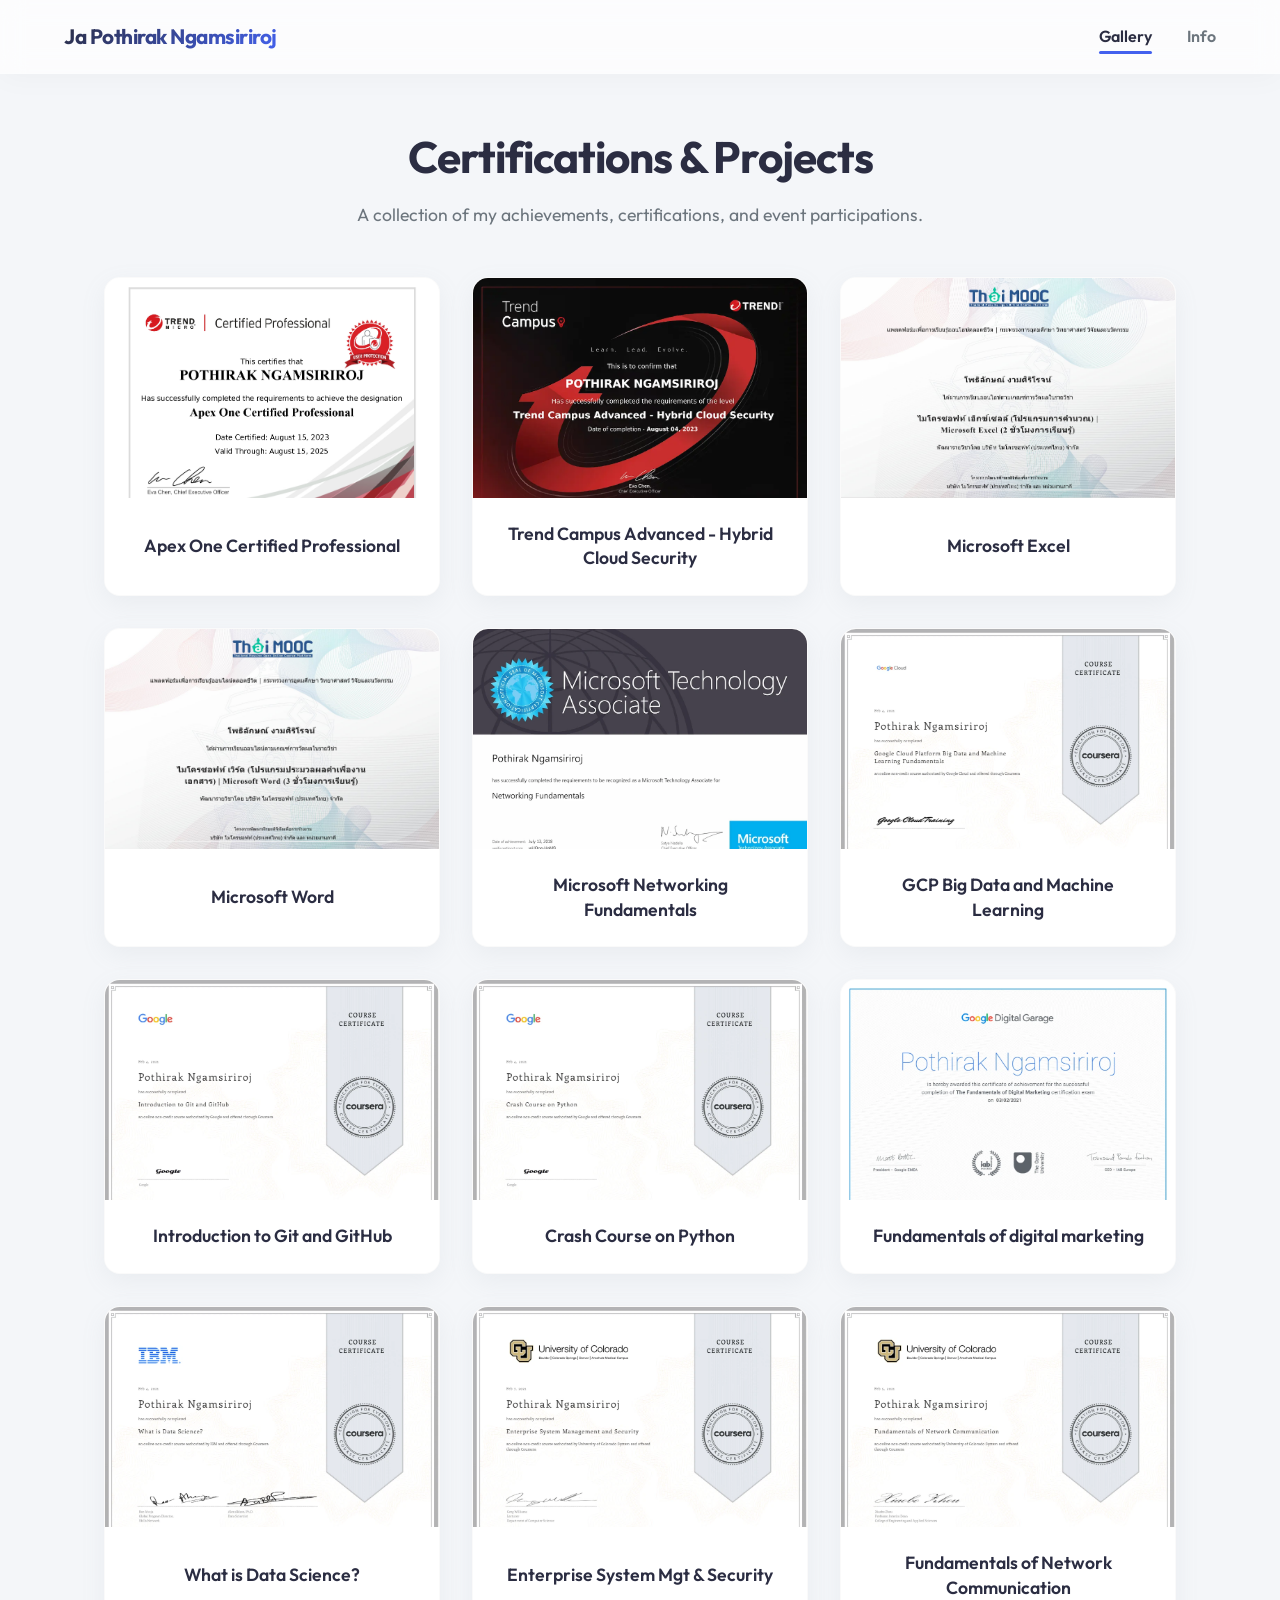
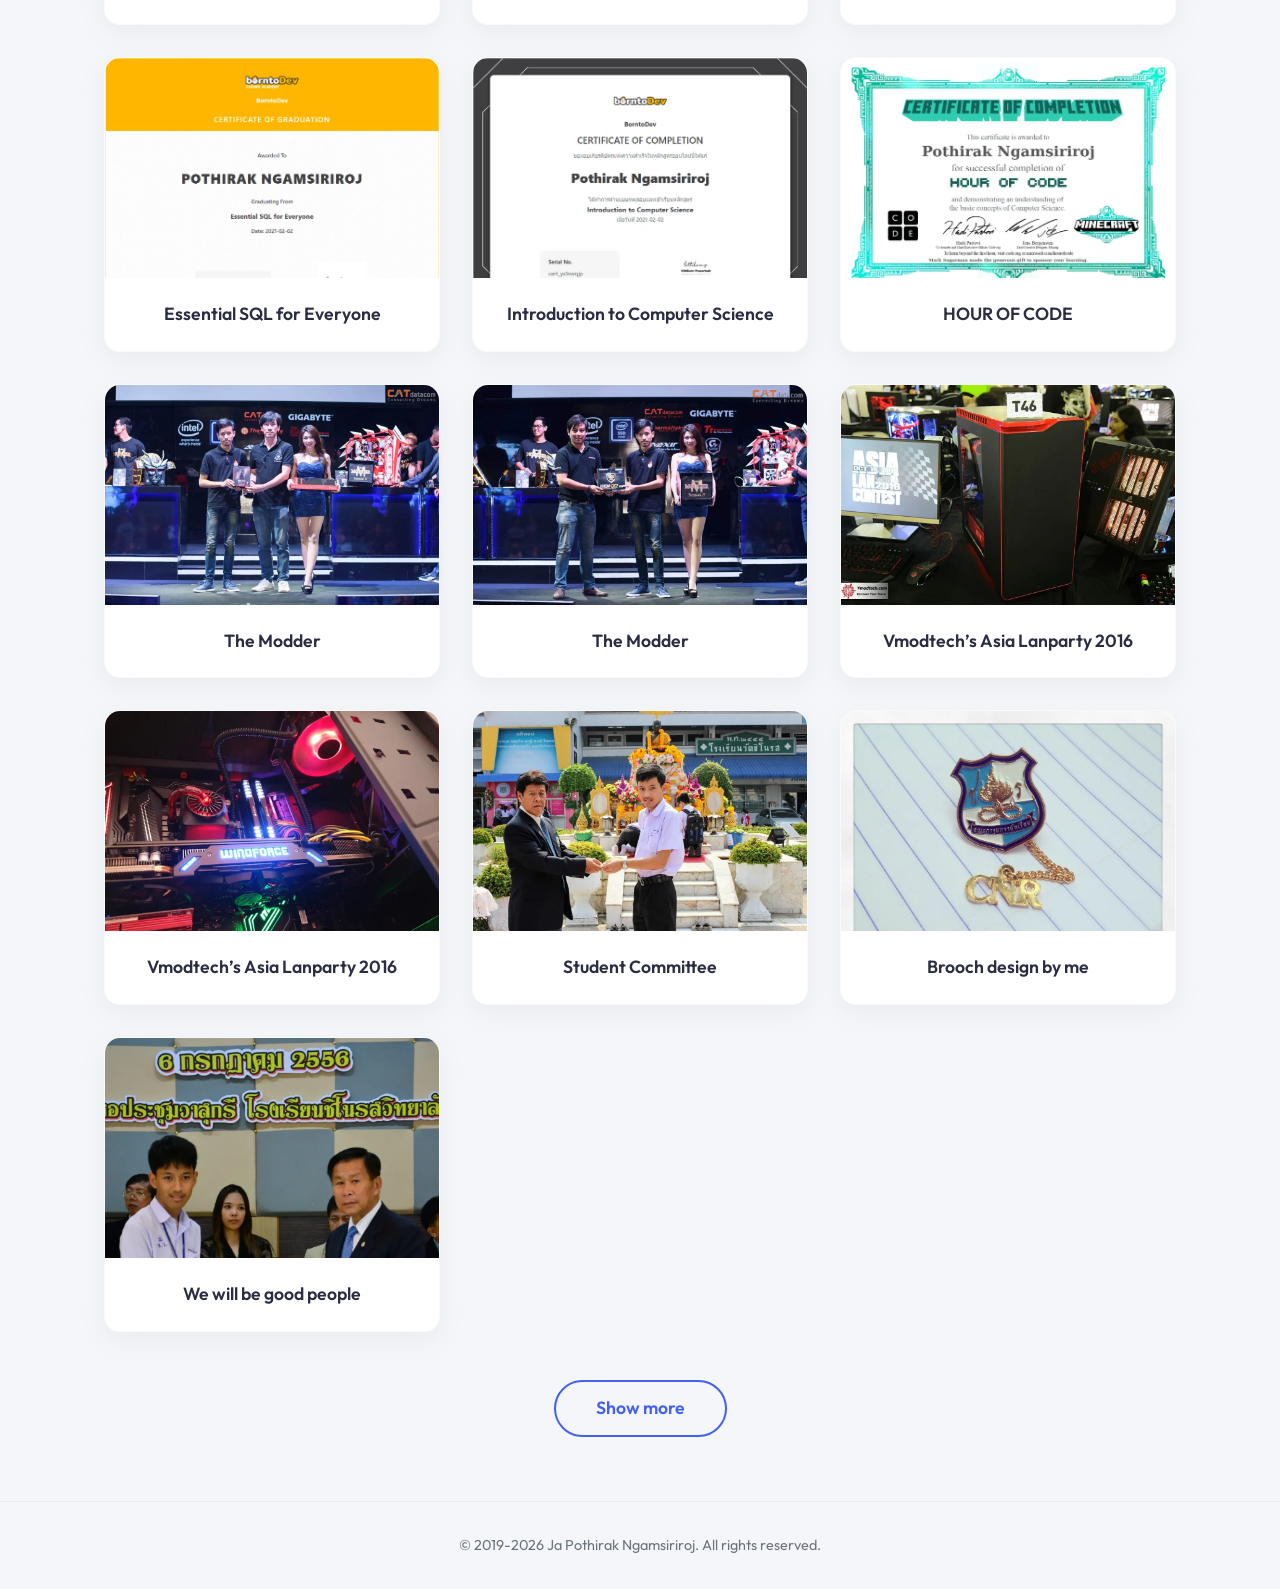
<file: index.html>
<!DOCTYPE html>
<html lang="en">
<head>
    <meta charset="UTF-8">
    <meta name="viewport" content="width=device-width, initial-scale=1.0">
    <title>Pothirak / Folio</title>
    
    <!-- Open Graph Meta Tags -->
    <meta property="og:locale" content="en_US" />
    <meta property="og:type" content="website" />
    <meta property="og:title" content="Pothirak / Folio" />
    <meta property="og:description" content="Hello :)" />
    <meta property="og:url" content="https://pothirak.github.io/" />
    <meta property="og:site_name" content="Pothirak / Folio" />
    <meta property="og:image" content="https://pothirak.github.io/content/1-info/v2_og.jpg" />
    <meta property="og:image:width" content="1200" />
    <meta property="og:image:height" content="630" />
    
    <link rel="shortcut icon" href="favicons/logo.png">
    <meta name="theme-color" content="#ffffff">
    
    <!-- Google Fonts -->
    <link rel="preconnect" href="https://fonts.googleapis.com">
    <link rel="preconnect" href="https://fonts.gstatic.com" crossorigin>
    <link href="https://fonts.googleapis.com/css2?family=Outfit:wght@300;400;500;600;700&display=swap" rel="stylesheet">
    
    <!-- Stylesheets -->
    <link rel="stylesheet" href="assets/main.css">
</head>
<body>
    <header class="header">
        <div class="logo">Ja Pothirak Ngamsiriroj</div>
        <nav class="nav">
            <a href="#gallery" class="active" id="nav-gallery">Gallery</a>
            <a href="#info" id="nav-info">Info</a>
        </nav>
    </header>

    <main class="container">
        <!-- Gallery Section -->
        <section id="gallery" class="section active-section">
            <div class="section-header">
                <h1 class="section-title">Certifications & Projects</h1>
                <p class="section-subtitle">A collection of my achievements, certifications, and event participations.</p>
            </div>
            
            <div class="grid">
                <!-- Certificates & Projects -->
                <a href="content/2-projects/images/Certified Professional Certificate - Apex One.webp" target="_blank" class="card">
                    <img src="content/2-projects/images/Certified Professional Certificate - Apex One.webp" alt="Apex One Certified Professional" class="card-img" loading="lazy">
                    <div class="card-content"><h3 class="card-title">Apex One Certified Professional</h3></div>
                </a>
                
                <a href="content/2-projects/images/Trendmicro-1.webp" target="_blank" class="card">
                    <img src="content/2-projects/images/Trendmicro-1.webp" alt="Trend Campus Advanced - Hybrid Cloud Security" class="card-img" loading="lazy">
                    <div class="card-content"><h3 class="card-title">Trend Campus Advanced - Hybrid Cloud Security</h3></div>
                </a>
                
                <a href="content/2-projects/images/MICROSOFT_MICROSOFT003.jpg" target="_blank" class="card">
                    <img src="content/2-projects/images/MICROSOFT_MICROSOFT003.jpg" alt="Microsoft Excel" class="card-img" loading="lazy">
                    <div class="card-content"><h3 class="card-title">Microsoft Excel</h3></div>
                </a>
                
                <a href="content/2-projects/images/MICROSOFT_MICROSOFT002.jpg" target="_blank" class="card">
                    <img src="content/2-projects/images/MICROSOFT_MICROSOFT002.jpg" alt="Microsoft Word" class="card-img" loading="lazy">
                    <div class="card-content"><h3 class="card-title">Microsoft Word</h3></div>
                </a>
                
                <a href="content/2-projects/images/cert.webp" target="_blank" class="card">
                    <img src="content/2-projects/images/cert.webp" alt="Microsoft Networking Fundamentals" class="card-img" loading="lazy">
                    <div class="card-content"><h3 class="card-title">Microsoft Networking Fundamentals</h3></div>
                </a>
                
                <a href="content/2-projects/images/Google_Cloud_Platform_Big_Data_and_Machine_Learning_Fundamentals.webp" target="_blank" class="card">
                    <img src="content/2-projects/images/Google_Cloud_Platform_Big_Data_and_Machine_Learning_Fundamentals.webp" alt="GCP Big Data and Machine Learning" class="card-img" loading="lazy">
                    <div class="card-content"><h3 class="card-title">GCP Big Data and Machine Learning</h3></div>
                </a>
                
                <a href="content/2-projects/images/Introduction_to_Git_and_GitHub.webp" target="_blank" class="card">
                    <img src="content/2-projects/images/Introduction_to_Git_and_GitHub.webp" alt="Introduction to Git and GitHub" class="card-img" loading="lazy">
                    <div class="card-content"><h3 class="card-title">Introduction to Git and GitHub</h3></div>
                </a>
                
                <a href="content/2-projects/images/Crash_Course_on_Python.webp" target="_blank" class="card">
                    <img src="content/2-projects/images/Crash_Course_on_Python.webp" alt="Crash Course on Python" class="card-img" loading="lazy">
                    <div class="card-content"><h3 class="card-title">Crash Course on Python</h3></div>
                </a>
                
                <a href="content/2-projects/images/Fundamentals_of_digital_marketing.webp" target="_blank" class="card">
                    <img src="content/2-projects/images/Fundamentals_of_digital_marketing.webp" alt="Fundamentals of digital marketing" class="card-img" loading="lazy">
                    <div class="card-content"><h3 class="card-title">Fundamentals of digital marketing</h3></div>
                </a>
                
                <a href="content/2-projects/images/What_is_Data_Science.webp" target="_blank" class="card">
                    <img src="content/2-projects/images/What_is_Data_Science.webp" alt="What is Data Science?" class="card-img" loading="lazy">
                    <div class="card-content"><h3 class="card-title">What is Data Science?</h3></div>
                </a>
                
                <a href="content/2-projects/images/Enterprise System Management and Security.webp" target="_blank" class="card">
                    <img src="content/2-projects/images/Enterprise System Management and Security.webp" alt="Enterprise System Management and Security" class="card-img" loading="lazy">
                    <div class="card-content"><h3 class="card-title">Enterprise System Mgt & Security</h3></div>
                </a>
                
                <a href="content/2-projects/images/Fundamentals of Network Communication.webp" target="_blank" class="card">
                    <img src="content/2-projects/images/Fundamentals of Network Communication.webp" alt="Fundamentals of Network Communication" class="card-img" loading="lazy">
                    <div class="card-content"><h3 class="card-title">Fundamentals of Network Communication</h3></div>
                </a>

                <a href="content/2-projects/images/EssentialSQLforEveryone.webp" target="_blank" class="card">
                    <img src="content/2-projects/images/EssentialSQLforEveryone.webp" alt="Essential SQL for Everyone" class="card-img" loading="lazy">
                    <div class="card-content"><h3 class="card-title">Essential SQL for Everyone</h3></div>
                </a>

                <a href="content/2-projects/images/IntroductiontoComputerScience.webp" target="_blank" class="card">
                    <img src="content/2-projects/images/IntroductiontoComputerScience.webp" alt="Introduction to Computer Science" class="card-img" loading="lazy">
                    <div class="card-content"><h3 class="card-title">Introduction to Computer Science</h3></div>
                </a>
                
                <a href="content/2-projects/images/hourofcode.webp" target="_blank" class="card">
                    <img src="content/2-projects/images/hourofcode.webp" alt="HOUR OF CODE" class="card-img" loading="lazy">
                    <div class="card-content"><h3 class="card-title">HOUR OF CODE</h3></div>
                </a>

                <a href="content/2-projects/images/the_modder1.webp" target="_blank" class="card">
                    <img src="content/2-projects/images/the_modder1.webp" alt="The Modder" class="card-img" loading="lazy">
                    <div class="card-content"><h3 class="card-title">The Modder</h3></div>
                </a>

                <a href="content/2-projects/images/the_modder2.webp" target="_blank" class="card">
                    <img src="content/2-projects/images/the_modder2.webp" alt="The Modder" class="card-img" loading="lazy">
                    <div class="card-content"><h3 class="card-title">The Modder</h3></div>
                </a>

                <a href="content/2-projects/images/vmod.webp" target="_blank" class="card">
                    <img src="content/2-projects/images/vmod.webp" alt="Vmodtech’s Asia Lanparty 2016" class="card-img" loading="lazy">
                    <div class="card-content"><h3 class="card-title">Vmodtech’s Asia Lanparty 2016</h3></div>
                </a>

                <a href="content/2-projects/images/vmod1.webp" target="_blank" class="card">
                    <img src="content/2-projects/images/vmod1.webp" alt="Vmodtech’s Asia Lanparty 2016" class="card-img" loading="lazy">
                    <div class="card-content"><h3 class="card-title">Vmodtech’s Asia Lanparty 2016</h3></div>
                </a>

                <a href="content/2-projects/images/student_committee.webp" target="_blank" class="card">
                    <img src="content/2-projects/images/student_committee.webp" alt="Student Committee" class="card-img" loading="lazy">
                    <div class="card-content"><h3 class="card-title">Student Committee</h3></div>
                </a>

                <a href="content/2-projects/images/student_committee1.webp" target="_blank" class="card">
                    <img src="content/2-projects/images/student_committee1.webp" alt="Brooch design by me" class="card-img" loading="lazy">
                    <div class="card-content"><h3 class="card-title">Brooch design by me</h3></div>
                </a>

                <a href="content/2-projects/images/we_will_be_good_people.webp" target="_blank" class="card">
                    <img src="content/2-projects/images/we_will_be_good_people.webp" alt="We will be good people" class="card-img" loading="lazy">
                    <div class="card-content"><h3 class="card-title">We will be good people</h3></div>
                </a>
            </div>
            
            <div class="show-more-container">
                <a href="https://www.linkedin.com/in/pothirak/details/certifications/" target="_blank" class="show-more-btn">Show more</a>
            </div>
        </section>

        <!-- Info Section -->
        <section id="info" class="section">
            <div class="info-layout">
                <div class="info-sidebar">
                    <div class="profile-img-container">
                        <img src="content/1-info/v2.webp" alt="Profile" class="profile-img">
                    </div>
                </div>
                
                <div class="info-content">
                    <div class="info-block glass-effect">
                        <h2 class="greeting">Hello :)</h2>
                        <p>I'm <strong>Ja Pothirak Ngamsiriroj</strong>. In my spare time, I enjoy watching movies and surfing the Internet. I tend to spend a lot of time studying and experimenting with the automation of home IoT systems with open source software such as Home Assistant and Node Red.</p>
                        <p>I was born in Bangkok, Thailand in 1996. At a very young age, I was interested in computers.</p>
                        <p>Currently I'm interested in: <span class="typing-text">cats, networking, IoT, home automation, indoor plants, and camping.</span></p>
                    </div>

                    <div class="info-block">
                        <h3>Experience</h3>
                        <div class="timeline">
                            <div class="timeline-item">
                                <div class="timeline-date">2021-Now</div>
                                <div class="timeline-content"><strong>Network Administrator</strong> @ Yip In Tsoi Co., LTD.</div>
                            </div>
                            <div class="timeline-item">
                                <div class="timeline-date">2021</div>
                                <div class="timeline-content"><strong>Guest Speaker (Network Management)</strong> @ Rajamangala University of Technology Krungthep</div>
                            </div>
                            <div class="timeline-item">
                                <div class="timeline-date">2019</div>
                                <div class="timeline-content"><strong>IT Intern</strong> @ Mahajak Development Co., Ltd.</div>
                            </div>
                            <div class="timeline-item">
                                <div class="timeline-date">2016</div>
                                <div class="timeline-content"><strong>Events</strong> @ Vmodtech’s Asia Lanparty</div>
                            </div>
                            <div class="timeline-item">
                                <div class="timeline-date">2015-2016</div>
                                <div class="timeline-content"><strong>Supplier</strong> @ Yum Restaurants International (Thailand) Co., Ltd.</div>
                            </div>
                        </div>
                    </div>

                    <div class="info-block">
                        <h3>Education</h3>
                        <ul>
                            <li><strong>Computer Science and Information Technology</strong> @ Rajamangala University of Technology Krungthep</li>
                            <li><strong>Chinorotwittayalai School</strong></li>
                        </ul>
                    </div>

                    <div class="info-block">
                        <h3>Certifications Overview</h3>
                        <ul>
                            <li><strong>Trend Micro:</strong> Apex One Certified Professional, Hybrid Cloud Security</li>
                            <li><strong>Microsoft:</strong> Networking Fundamentals, Word, Excel</li>
                            <li><strong>Google:</strong> Python, Git & GitHub, Digital Marketing, GCP Big Data & ML</li>
                            <li><strong>IBM:</strong> What is Data Science?</li>
                            <li><strong>University of Colorado:</strong> Network Communication, Enterprise System Mgt & Security</li>
                        </ul>
                    </div>

                    <div class="info-block">
                        <h3>Connect with me</h3>
                        <ul>
                            <li><strong>E-mail:</strong> <a href="mailto:ja.pothirak@hotmail.com" target="_blank">ja.pothirak@hotmail.com</a></li>
                            <li><strong>LinkedIn:</strong> <a href="https://www.linkedin.com/in/pothirak/" target="_blank">pothirak</a></li>
                            <li><strong>GitHub:</strong> <a href="https://github.com/pothirak" target="_blank">pothirak</a></li>
                        </ul>
                    </div>
                </div>
            </div>
        </section>
    </main>

    <footer class="footer">
        <p>© 2019-<span id="current-year"></span> Ja Pothirak Ngamsiriroj. All rights reserved.</p>
    </footer>

    <!-- Image Modal -->
    <div id="image-modal" class="modal">
        <span class="modal-close">&times;</span>
        <img class="modal-content" id="modal-img">
        <div id="modal-caption"></div>
    </div>

    <script src="assets/scripts.js"></script>
</body>
</html>
</file>
<file: assets/main.css>
:root {
    --bg-color: #f4f6f9;
    --text-color: #2b2d42;
    --text-light: #6c757d;
    --accent-color: #4361ee;
    --accent-hover: #3f37c9;
    --card-bg: #ffffff;
    --card-shadow: 0 8px 24px rgba(149, 157, 165, 0.1);
    --border-radius: 16px;
    --transition: all 0.3s cubic-bezier(0.25, 0.8, 0.25, 1);
    --font-main: 'Outfit', -apple-system, BlinkMacSystemFont, sans-serif;
}

@media (prefers-color-scheme: dark) {
    :root {
        --bg-color: #0f1115;
        --text-color: #f8f9fa;
        --text-light: #adb5bd;
        --accent-color: #4cc9f0;
        --accent-hover: #4895ef;
        --card-bg: #1a1d24;
        --card-shadow: 0 8px 32px rgba(0, 0, 0, 0.3);
    }
}

* {
    margin: 0;
    padding: 0;
    box-sizing: border-box;
}

html {
    scroll-behavior: smooth;
}

body {
    font-family: var(--font-main);
    background-color: var(--bg-color);
    color: var(--text-color);
    line-height: 1.6;
    transition: background-color 0.3s, color 0.3s;
    overflow-x: hidden;
}

::selection {
    background: var(--accent-color);
    color: white;
}

/* Header & Navigation */
.header {
    display: flex;
    justify-content: space-between;
    align-items: center;
    padding: 1.25rem 5%;
    background-color: rgba(255, 255, 255, 0.7);
    backdrop-filter: blur(12px);
    -webkit-backdrop-filter: blur(12px);
    position: sticky;
    top: 0;
    z-index: 1000;
    box-shadow: 0 4px 30px rgba(0, 0, 0, 0.03);
    border-bottom: 1px solid rgba(255, 255, 255, 0.1);
}

@media (prefers-color-scheme: dark) {
    .header {
        background-color: rgba(15, 17, 21, 0.7);
        border-bottom: 1px solid rgba(255, 255, 255, 0.05);
    }
}

.logo {
    font-weight: 700;
    font-size: 1.3rem;
    letter-spacing: -0.5px;
    background: linear-gradient(135deg, var(--text-color), var(--accent-color));
    -webkit-background-clip: text;
    -webkit-text-fill-color: transparent;
}

.nav a {
    text-decoration: none;
    color: var(--text-light);
    margin-left: 2rem;
    font-weight: 600;
    font-size: 1rem;
    transition: var(--transition);
    position: relative;
    padding: 0.5rem 0;
}

.nav a:hover, .nav a.active {
    color: var(--text-color);
}

.nav a::after {
    content: '';
    position: absolute;
    bottom: 0;
    left: 0;
    width: 0;
    height: 3px;
    background-color: var(--accent-color);
    border-radius: 3px;
    transition: var(--transition);
}

.nav a:hover::after, .nav a.active::after {
    width: 100%;
}

/* Main Container */
.container {
    max-width: 1200px;
    margin: 0 auto;
    padding: 3rem 5%;
    min-height: calc(100vh - 160px);
}

.section {
    display: none;
    animation: fadeUp 0.6s cubic-bezier(0.16, 1, 0.3, 1) forwards;
    opacity: 0;
    transform: translateY(20px);
}

.section.active-section {
    display: block;
}

@keyframes fadeUp {
    to {
        opacity: 1;
        transform: translateY(0);
    }
}

.section-header {
    text-align: center;
    margin-bottom: 3rem;
}

.section-title {
    font-size: 2.75rem;
    font-weight: 700;
    letter-spacing: -1px;
    margin-bottom: 0.5rem;
}

.section-subtitle {
    color: var(--text-light);
    font-size: 1.1rem;
    max-width: 600px;
    margin: 0 auto;
}

/* Grid Layout */
.grid {
    display: grid;
    grid-template-columns: repeat(auto-fill, minmax(300px, 1fr));
    gap: 2rem;
}

.card {
    background-color: var(--card-bg);
    border-radius: var(--border-radius);
    overflow: hidden;
    box-shadow: var(--card-shadow);
    transition: var(--transition);
    cursor: pointer;
    text-decoration: none;
    color: inherit;
    display: flex;
    flex-direction: column;
    border: 1px solid rgba(0,0,0,0.02);
    position: relative;
    transform-origin: center bottom;
}

@media (prefers-color-scheme: dark) {
    .card {
        border: 1px solid rgba(255,255,255,0.02);
    }
}

.card::before {
    content: '';
    position: absolute;
    top: 0;
    left: 0;
    width: 100%;
    height: 100%;
    background: linear-gradient(180deg, rgba(0,0,0,0) 0%, rgba(0,0,0,0.02) 100%);
    opacity: 0;
    transition: var(--transition);
    z-index: 1;
}

.card:hover {
    transform: translateY(-8px) scale(1.01);
    box-shadow: 0 20px 40px rgba(0,0,0,0.1);
}

@media (prefers-color-scheme: dark) {
    .card:hover {
        box-shadow: 0 20px 40px rgba(0,0,0,0.4);
    }
}

.card:hover::before {
    opacity: 1;
}

.card-img {
    width: 100%;
    height: 220px;
    object-fit: cover;
    object-position: top;
    transition: transform 0.5s ease;
}

.card:hover .card-img {
    transform: scale(1.05);
}

.card-content {
    padding: 1.5rem;
    flex-grow: 1;
    display: flex;
    align-items: center;
    justify-content: center;
    text-align: center;
    background-color: var(--card-bg);
    position: relative;
    z-index: 2;
}

.card-title {
    font-weight: 600;
    font-size: 1.1rem;
    line-height: 1.4;
}

/* Info Section Styles */
.info-layout {
    display: grid;
    grid-template-columns: 300px 1fr;
    gap: 3rem;
    align-items: flex-start;
}

.info-sidebar {
    position: sticky;
    top: 100px;
}

.profile-img-container {
    border-radius: var(--border-radius);
    overflow: hidden;
    box-shadow: var(--card-shadow);
    position: relative;
}

.profile-img-container::after {
    content: '';
    position: absolute;
    inset: 0;
    border-radius: var(--border-radius);
    box-shadow: inset 0 0 0 1px rgba(255,255,255,0.1);
    pointer-events: none;
}

.profile-img {
    width: 100%;
    height: auto;
    display: block;
    transition: transform 0.5s ease;
}

.profile-img:hover {
    transform: scale(1.03);
}

.info-content {
    display: flex;
    flex-direction: column;
    gap: 2rem;
}

.info-block {
    background-color: var(--card-bg);
    padding: 2.5rem;
    border-radius: var(--border-radius);
    box-shadow: var(--card-shadow);
    border: 1px solid rgba(0,0,0,0.02);
}

@media (prefers-color-scheme: dark) {
    .info-block {
        border: 1px solid rgba(255,255,255,0.02);
    }
}

.glass-effect {
    background: linear-gradient(135deg, var(--card-bg), rgba(255,255,255,0.05));
}

.greeting {
    font-size: 2.5rem;
    margin-bottom: 1.5rem;
    font-weight: 700;
    letter-spacing: -1px;
}

.info-block h3 {
    margin-bottom: 1.5rem;
    font-size: 1.4rem;
    font-weight: 600;
    display: flex;
    align-items: center;
}

.info-block h3::after {
    content: '';
    flex-grow: 1;
    height: 1px;
    background-color: rgba(0,0,0,0.1);
    margin-left: 1rem;
}

@media (prefers-color-scheme: dark) {
    .info-block h3::after {
        background-color: rgba(255,255,255,0.1);
    }
}

.info-block p {
    margin-bottom: 1.2rem;
    font-size: 1.05rem;
    color: var(--text-light);
}

.info-block strong {
    color: var(--text-color);
    font-weight: 600;
}

/* Timeline */
.timeline {
    position: relative;
    padding-left: 2rem;
}

.timeline::before {
    content: '';
    position: absolute;
    left: 0;
    top: 0;
    bottom: 0;
    width: 2px;
    background-color: rgba(0,0,0,0.1);
}

@media (prefers-color-scheme: dark) {
    .timeline::before {
        background-color: rgba(255,255,255,0.1);
    }
}

.timeline-item {
    position: relative;
    margin-bottom: 1.5rem;
}

.timeline-item:last-child {
    margin-bottom: 0;
}

.timeline-item::before {
    content: '';
    position: absolute;
    left: -2.35rem;
    top: 0.25rem;
    width: 12px;
    height: 12px;
    border-radius: 50%;
    background-color: var(--accent-color);
    border: 3px solid var(--card-bg);
    box-shadow: 0 0 0 2px rgba(0,0,0,0.05);
}

@media (prefers-color-scheme: dark) {
    .timeline-item::before {
        box-shadow: 0 0 0 2px rgba(255,255,255,0.05);
    }
}

.timeline-date {
    font-size: 0.9rem;
    color: var(--accent-color);
    font-weight: 600;
    margin-bottom: 0.2rem;
}

.timeline-content {
    color: var(--text-light);
}

/* Lists */
.info-block ul {
    list-style-type: none;
}

.info-block ul li {
    margin-bottom: 0.8rem;
    position: relative;
    padding-left: 1.5rem;
    color: var(--text-light);
}

.info-block ul li::before {
    content: '→';
    position: absolute;
    left: 0;
    color: var(--accent-color);
    font-weight: bold;
}

.info-block a {
    color: var(--accent-color);
    text-decoration: none;
    transition: var(--transition);
    border-bottom: 1px solid transparent;
}

.info-block a:hover {
    color: var(--accent-hover);
    border-bottom: 1px solid var(--accent-hover);
}

/* Links */
.links-block {
    text-align: center;
}

.links-block h3::after {
    display: none;
}

.links-list {
    display: flex;
    justify-content: center;
    gap: 1rem;
    flex-wrap: wrap;
    margin-top: 1.5rem;
}

.links-list a {
    display: inline-flex;
    align-items: center;
    justify-content: center;
    padding: 0.75rem 2rem;
    background-color: var(--accent-color);
    color: white;
    text-decoration: none;
    border-radius: 50px;
    font-weight: 600;
    transition: var(--transition);
    box-shadow: 0 4px 15px rgba(67, 97, 238, 0.3);
}

.links-list a:hover {
    transform: translateY(-3px);
    background-color: var(--accent-hover);
    box-shadow: 0 8px 25px rgba(67, 97, 238, 0.4);
}

.links-list a.github-link {
    background-color: #24292e;
    box-shadow: 0 4px 15px rgba(36, 41, 46, 0.3);
}

.links-list a.github-link:hover {
    background-color: #000;
    box-shadow: 0 8px 25px rgba(36, 41, 46, 0.4);
}

@media (prefers-color-scheme: dark) {
    .links-list a.github-link {
        background-color: #ffffff;
        color: #000000;
        box-shadow: 0 4px 15px rgba(255, 255, 255, 0.1);
    }
    .links-list a.github-link:hover {
        background-color: #e1e4e8;
        box-shadow: 0 8px 25px rgba(255, 255, 255, 0.2);
    }
}

/* Footer */
.footer {
    text-align: center;
    padding: 2rem;
    color: var(--text-light);
    font-size: 0.9rem;
    border-top: 1px solid rgba(0,0,0,0.05);
}

@media (prefers-color-scheme: dark) {
    .footer {
        border-top: 1px solid rgba(255,255,255,0.05);
    }
}

/* Responsive */
@media (max-width: 992px) {
    .info-layout {
        grid-template-columns: 250px 1fr;
        gap: 2rem;
    }
}

@media (max-width: 768px) {
    .info-layout {
        grid-template-columns: 1fr;
    }
    
    .info-sidebar {
        position: relative;
        top: 0;
        max-width: 300px;
        margin: 0 auto;
    }
    
    .header {
        flex-direction: column;
        gap: 1rem;
        padding: 1.5rem;
    }
    
    .nav {
        display: flex;
        width: 100%;
        justify-content: center;
    }
    
    .nav a {
        margin: 0 1rem;
    }
    
    .section-title {
        font-size: 2.2rem;
    }
    
    .container {
        padding: 2rem 5%;
    }
    
    .info-block {
        padding: 1.5rem;
    }
}

@media (max-width: 480px) {
    .grid {
        grid-template-columns: 1fr;
    }
    
    .links-list {
        flex-direction: column;
    }
    
    .links-list a {
        width: 100%;
    }
}

/* Show More Button */
.show-more-container {
    text-align: center;
    margin-top: 3rem;
    padding-bottom: 1rem;
}

.show-more-btn {
    display: inline-flex;
    align-items: center;
    justify-content: center;
    padding: 0.8rem 2.5rem;
    background-color: transparent;
    color: var(--accent-color);
    border: 2px solid var(--accent-color);
    text-decoration: none;
    border-radius: 50px;
    font-weight: 600;
    font-size: 1.1rem;
    transition: var(--transition);
}

.show-more-btn:hover {
    background-color: var(--accent-color);
    color: white;
    transform: translateY(-3px);
    box-shadow: 0 8px 25px rgba(67, 97, 238, 0.3);
}

/* LinkedIn Link Style */
.links-list a.linkedin-link {
    background-color: #0077b5;
    box-shadow: 0 4px 15px rgba(0, 119, 181, 0.3);
}

.links-list a.linkedin-link:hover {
    background-color: #005582;
    box-shadow: 0 8px 25px rgba(0, 119, 181, 0.4);
}

/* Image Modal Styles */
.modal {
    display: none;
    position: fixed;
    z-index: 2000;
    padding-top: 50px;
    left: 0;
    top: 0;
    width: 100%;
    height: 100%;
    overflow: auto;
    background-color: rgba(0, 0, 0, 0.9);
    backdrop-filter: blur(5px);
    -webkit-backdrop-filter: blur(5px);
    opacity: 0;
    transition: opacity 0.3s ease;
}

.modal.show {
    display: flex;
    flex-direction: column;
    align-items: center;
    justify-content: center;
    opacity: 1;
}

.modal-content {
    margin: auto;
    display: block;
    max-width: 90%;
    max-height: 80vh;
    border-radius: 8px;
    box-shadow: 0 10px 30px rgba(0,0,0,0.5);
    transform: scale(0.9);
    transition: transform 0.3s ease;
}

.modal.show .modal-content {
    transform: scale(1);
}

#modal-caption {
    margin: auto;
    display: block;
    width: 80%;
    max-width: 700px;
    text-align: center;
    color: #ccc;
    padding: 15px 0;
    font-size: 1.2rem;
    font-weight: 500;
}

.modal-close {
    position: absolute;
    top: 20px;
    right: 35px;
    color: #f1f1f1;
    font-size: 40px;
    font-weight: bold;
    transition: 0.3s;
    cursor: pointer;
    z-index: 2001;
}

.modal-close:hover,
.modal-close:focus {
    color: #bbb;
    text-decoration: none;
    cursor: pointer;
}
</file>
